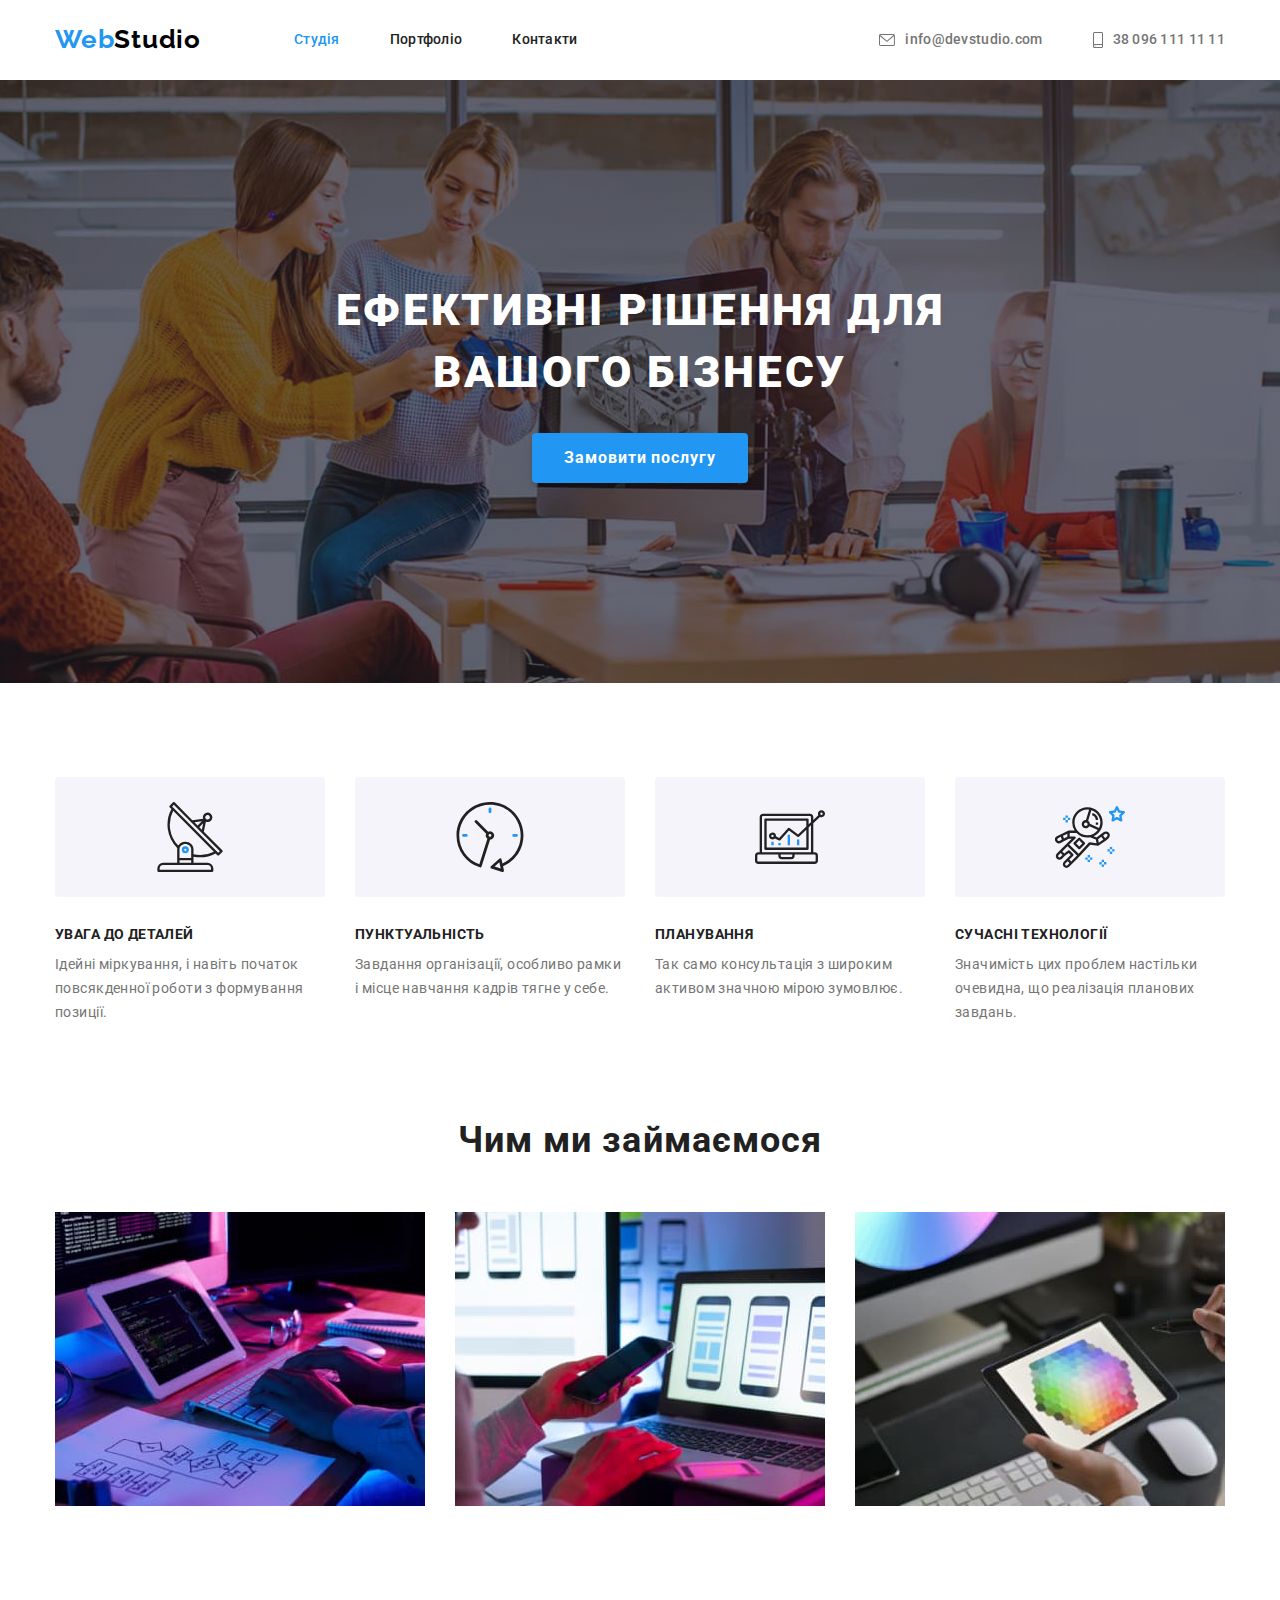
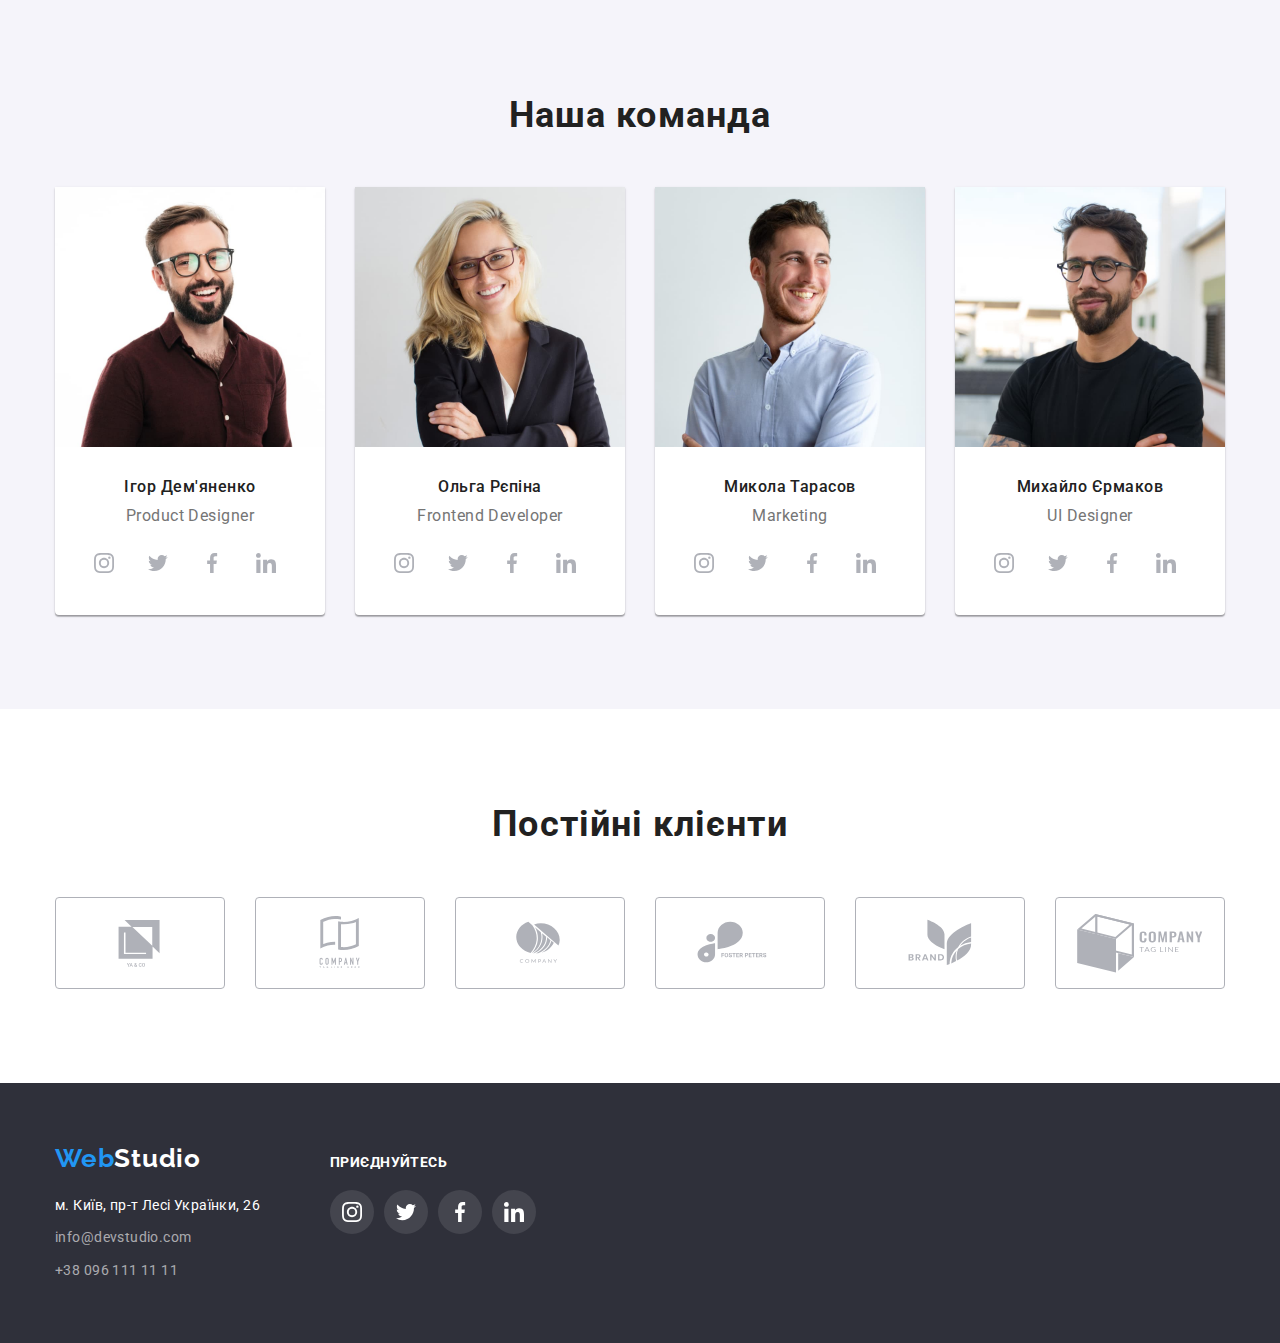
<file: index.html>
<!DOCTYPE html>
<html lang="uk">
  <head>
    <meta charset="UTF-8" />
    <meta http-equiv="X-UA-Compatible" content="IE=edge" />
    <meta name="viewport" content="width=device-width, initial-scale=1.0" />
    <title>WebStudio</title>
    <link
      rel="stylesheet"
      href="https://cdnjs.cloudflare.com/ajax/libs/modern-normalize/1.1.0/modern-normalize.min.css"
    />
    <link rel="stylesheet" href="./css/styles.css" />
    <link rel="preconnect" href="https://fonts.googleapis.com" />
    <link rel="preconnect" href="https://fonts.gstatic.com" crossorigin />
    <link
      href="https://fonts.googleapis.com/css2?family=Raleway:wght@700&family=Roboto:wght@400;500;700;900&display=swap"
      rel="stylesheet"
    />
  </head>
  <body>
    <header>
      <div class="container header">
        <nav class="nav">
          <a class="logo link" href="./index.html"
            ><span class="logo-part" lang="en">Web</span>Studio</a
          >
          <ul class="site-nav list">
            <li><a class="link current" href="./index.html">Студія</a></li>
            <li><a class="link" href="./portfolio.html">Портфоліо</a></li>
            <li><a class="link" href="">Контакти</a></li>
          </ul>
        </nav>
        <ul class="contacts list">
          <li>
            <a class="link contacts" href="mailto:info@devstudio.com">
              <svg class="icon-contacts" width="16" height="12">
                <use href="./images/sprite.svg#icon-envelope"></use>
              </svg>
              info@devstudio.com</a
            >
          </li>
          <li>
            <a class="link contacts" href="tel:+380961111111">
              <svg class="icon-contacts" width="10" height="16">
                <use href="./images/sprite.svg#icon-smartphone"></use>
              </svg>
              38 096 111 11 11</a
            >
          </li>
        </ul>
      </div>
    </header>
    <main>
      <!-- Hero Section -->
      <section class="hero">
        <h1 class="hero-title">Ефективні рішення для вашого бізнесу</h1>
        <button class="hero-btn" type="button">Замовити послугу</button>
      </section>
      <!-- Features Section -->
      <section class="features-section">
        <div class="container">
          <h2 class="visually-hidden">Наші особливості</h2>
          <ul class="features list">
            <li>
              <div class="feature-image">
                <svg width="70" height="70">
                  <use href="./images/sprite.svg#icon-antenna"></use>
                </svg>
              </div>
              <h3 class="features-item">Увага до деталей</h3>
              <p>
                Ідейні міркування, і навіть початок повсякденної роботи з
                формування позиції.
              </p>
            </li>
            <li>
              <div class="feature-image">
                <svg width="70" height="70">
                  <use href="./images/sprite.svg#icon-clock"></use>
                </svg>
              </div>
              <h3 class="features-item">Пунктуальність</h3>
              <p>
                Завдання організації, особливо рамки і місце навчання кадрів
                тягне у себе.
              </p>
            </li>
            <li>
              <div class="feature-image">
                <svg width="70" height="70">
                  <use href="./images/sprite.svg#icon-diagram"></use>
                </svg>
              </div>
              <h3 class="features-item">Планування</h3>
              <p>
                Так само консультація з широким активом значною мірою зумовлює.
              </p>
            </li>
            <li>
              <div class="feature-image">
                <svg width="70" height="70">
                  <use href="./images/sprite.svg#icon-astronaut"></use>
                </svg>
              </div>
              <h3 class="features-item">Сучасні технології</h3>
              <p>
                Значимість цих проблем настільки очевидна, що реалізація
                планових завдань.
              </p>
            </li>
          </ul>
        </div>
      </section>
      <!-- What do we do Section -->
      <section class="work">
        <div class="container">
          <h2 class="work-title">Чим ми займаємося</h2>
          <ul class="work list">
            <li>
              <img
                src="./images/img-1.jpg"
                alt="Ілюстрація розробки сайту"
                width="370"
                height="294"
              />
            </li>
            <li>
              <img
                src="./images/img-2.jpg"
                alt="Ілюстрація розробки додатку"
                width="370"
                height="294"
              />
            </li>
            <li>
              <img
                src="./images/img-3.jpg"
                alt="Ілюстрація розробки дизайну"
                width="370"
                height="294"
              />
            </li>
          </ul>
        </div>
      </section>
      <!-- Our Team Section -->
      <section class="team-section">
        <div class="container">
          <h2 class="team-title">Наша команда</h2>
          <ul class="team list">
            <li>
              <img
                src="./images/ihor.jpg"
                alt="Фото Ігора Дем`яненко"
                width="270"
                height="260"
              />
              <div class="card">
                <h3 class="team-member">Ігор Дем'яненко</h3>
                <p class="team-position" lang="en">Product Designer</p>
                <ul class="list social">
                  <li>
                    <a class="link-social" href="">
                      <svg class="social-svg" width="20" height="20">
                        <use href="./images/sprite.svg#icon-instagram"></use>
                      </svg>
                    </a>
                  </li>
                  <li>
                    <a class="link-social" href="">
                      <svg class="social-svg" width="20" height="20">
                        <use href="./images/sprite.svg#icon-twitter"></use>
                      </svg>
                    </a>
                  </li>
                  <li>
                    <a class="link-social" href="">
                      <svg class="social-svg" width="20" height="20">
                        <use href="./images/sprite.svg#icon-facebook"></use>
                      </svg>
                    </a>
                  </li>
                  <li>
                    <a class="link-social" href="">
                      <svg class="social-svg" width="20" height="20">
                        <use href="./images/sprite.svg#icon-linkedin"></use>
                      </svg>
                    </a>
                  </li>
                </ul>
              </div>
            </li>
            <li>
              <img
                src="./images/olha.jpg"
                alt="Фото Ольги Рєпіної"
                width="270"
                height="260"
              />
              <div class="card">
                <h3 class="team-member">Ольга Рєпіна</h3>
                <p class="team-position" lang="en">Frontend Developer</p>
                <ul class="list social">
                  <li>
                    <a class="link-social" href="">
                      <svg class="social-svg" width="20" height="20">
                        <use href="./images/sprite.svg#icon-instagram"></use>
                      </svg>
                    </a>
                  </li>
                  <li>
                    <a class="link-social" href="">
                      <svg class="social-svg" width="20" height="20">
                        <use href="./images/sprite.svg#icon-twitter"></use>
                      </svg>
                    </a>
                  </li>
                  <li>
                    <a class="link-social" href="">
                      <svg class="social-svg" width="20" height="20">
                        <use href="./images/sprite.svg#icon-facebook"></use>
                      </svg>
                    </a>
                  </li>
                  <li>
                    <a class="link-social" href="">
                      <svg class="social-svg" width="20" height="20">
                        <use href="./images/sprite.svg#icon-linkedin"></use>
                      </svg>
                    </a>
                  </li>
                </ul>
              </div>
            </li>
            <li>
              <img
                src="./images/mykola.jpg"
                alt="Фото Миколи Тарасова"
                width="270"
                height="260"
              />
              <div class="card">
                <h3 class="team-member">Микола Тарасов</h3>
                <p class="team-position" lang="en">Marketing</p>
                <ul class="list social">
                  <li>
                    <a class="link-social" href="">
                      <svg class="social-svg" width="20" height="20">
                        <use href="./images/sprite.svg#icon-instagram"></use>
                      </svg>
                    </a>
                  </li>
                  <li>
                    <a class="link-social" href="">
                      <svg class="social-svg" width="20" height="20">
                        <use href="./images/sprite.svg#icon-twitter"></use>
                      </svg>
                    </a>
                  </li>
                  <li>
                    <a class="link-social" href="">
                      <svg class="social-svg" width="20" height="20">
                        <use href="./images/sprite.svg#icon-facebook"></use>
                      </svg>
                    </a>
                  </li>
                  <li>
                    <a class="link-social" href="">
                      <svg class="social-svg" width="20" height="20">
                        <use href="./images/sprite.svg#icon-linkedin"></use>
                      </svg>
                    </a>
                  </li>
                </ul>
              </div>
            </li>
            <li>
              <img
                src="./images/mykhailo.jpg"
                alt="Фото Михайла Єрмакова"
                width="270"
                height="260"
              />
              <div class="card">
                <h3 class="team-member">Михайло Єрмаков</h3>
                <p class="team-position" lang="en">UI Designer</p>
                <ul class="list social">
                  <li>
                    <a class="link-social" href="">
                      <svg class="social-svg" width="20" height="20">
                        <use href="./images/sprite.svg#icon-instagram"></use>
                      </svg>
                    </a>
                  </li>
                  <li>
                    <a class="link-social" href="">
                      <svg class="social-svg" width="20" height="20">
                        <use href="./images/sprite.svg#icon-twitter"></use>
                      </svg>
                    </a>
                  </li>
                  <li>
                    <a class="link-social" href="">
                      <svg class="social-svg" width="20" height="20">
                        <use href="./images/sprite.svg#icon-facebook"></use>
                      </svg>
                    </a>
                  </li>
                  <li>
                    <a class="link-social" href="">
                      <svg class="social-svg" width="20" height="20">
                        <use href="./images/sprite.svg#icon-linkedin"></use>
                      </svg>
                    </a>
                  </li>
                </ul>
              </div>
            </li>
          </ul>
        </div>
      </section>
      <!-- Our Clients -->
      <section class="clients-section">
        <div class="container">
          <h2 class="clients-title">Постійні клієнти</h2>
          <ul class="clients list">
            <li><a class="clients-link" href=""> <svg class="clients-svg" width="106" height="60"><use href="./images/sprite.svg#icon-logo1"></use></svg></a></li>
            <li><a class="clients-link" href=""> <svg class="clients-svg" width="106" height="60">
                  <use href="./images/sprite.svg#icon-logo2"></use>
                </svg></a></li>
            <li><a class="clients-link" href=""> <svg class="clients-svg" width="106" height="60">
                  <use href="./images/sprite.svg#icon-logo3"></use>
                </svg></a></li>
            <li><a class="clients-link" href=""> <svg class="clients-svg" width="106" height="60">
                  <use href="./images/sprite.svg#icon-logo4"></use>
                </svg></a></li>
            <li><a class="clients-link" href=""> <svg class="clients-svg" width="106" height="60">
                  <use href="./images/sprite.svg#icon-logo5"></use>
                </svg></a></li>
            <li><a class="clients-link" href=""> <svg class="clients-svg" width="106" height="60">
                  <use href="./images/sprite.svg#icon-logo6"></use>
                 </svg></a></li>
          </ul>
        </div>
      </section>
    </main>
    <!-- Footer -->
    <footer class="footer">
      <div class="container footer-flex">
        <div class="additional-footer">
        <a class="footer-logo link" href="./index.html">
          <span class="footer-logo-part" lang="en">Web</span>Studio</a
        >
        <address>
          <ul class="list">
            <li class="address">
              <a
                class="address-item link address"
                href="https://goo.gl/maps/kDSUidQcf3W3x1u66"
                target="_blank"
                rel="noopener noreferrer"
                >м. Київ, пр-т Лесі Українки, 26</a
              >
            </li>
            <li  class="address">
              <a class="address-item link" href="mailto:info@devstudio.com"
                >info@devstudio.com</a
              >
            </li>
            <li>
              <a class="address-item link" href="tel:+380961111111"
                >+38 096 111 11 11</a
              >
            </li>
          </ul>
          </div>
        </address>
        <div>
        <p class="footer-title">Приєднуйтесь</p>
        <ul class="list social">
          <li class="footer-social">
            <a href="">
              <svg width="20" height="20">
                <use href="./images/sprite.svg#icon-instagram-white" ></use>
              </svg>
            </a>
          </li>
          <li class="footer-social">
            <a href="">
              <svg width="20" height="20">
                <use href="./images/sprite.svg#icon-twitter-white"></use>
              </svg>
            </a>
          </li>
          <li class="footer-social">
            <a href="">
              <svg width="20" height="20">
                <use href="./images/sprite.svg#icon-facebook-white"></use>
              </svg>
            </a>
          </li>
          <li class="footer-social">
            <a href="">
              <svg width="20" height="20">
                <use href="./images/sprite.svg#icon-linkedin-white"></use>
              </svg>
            </a>
          </li>
        </ul>
        </div>
      </div>
    </footer>
  </body>
</html>
</file>
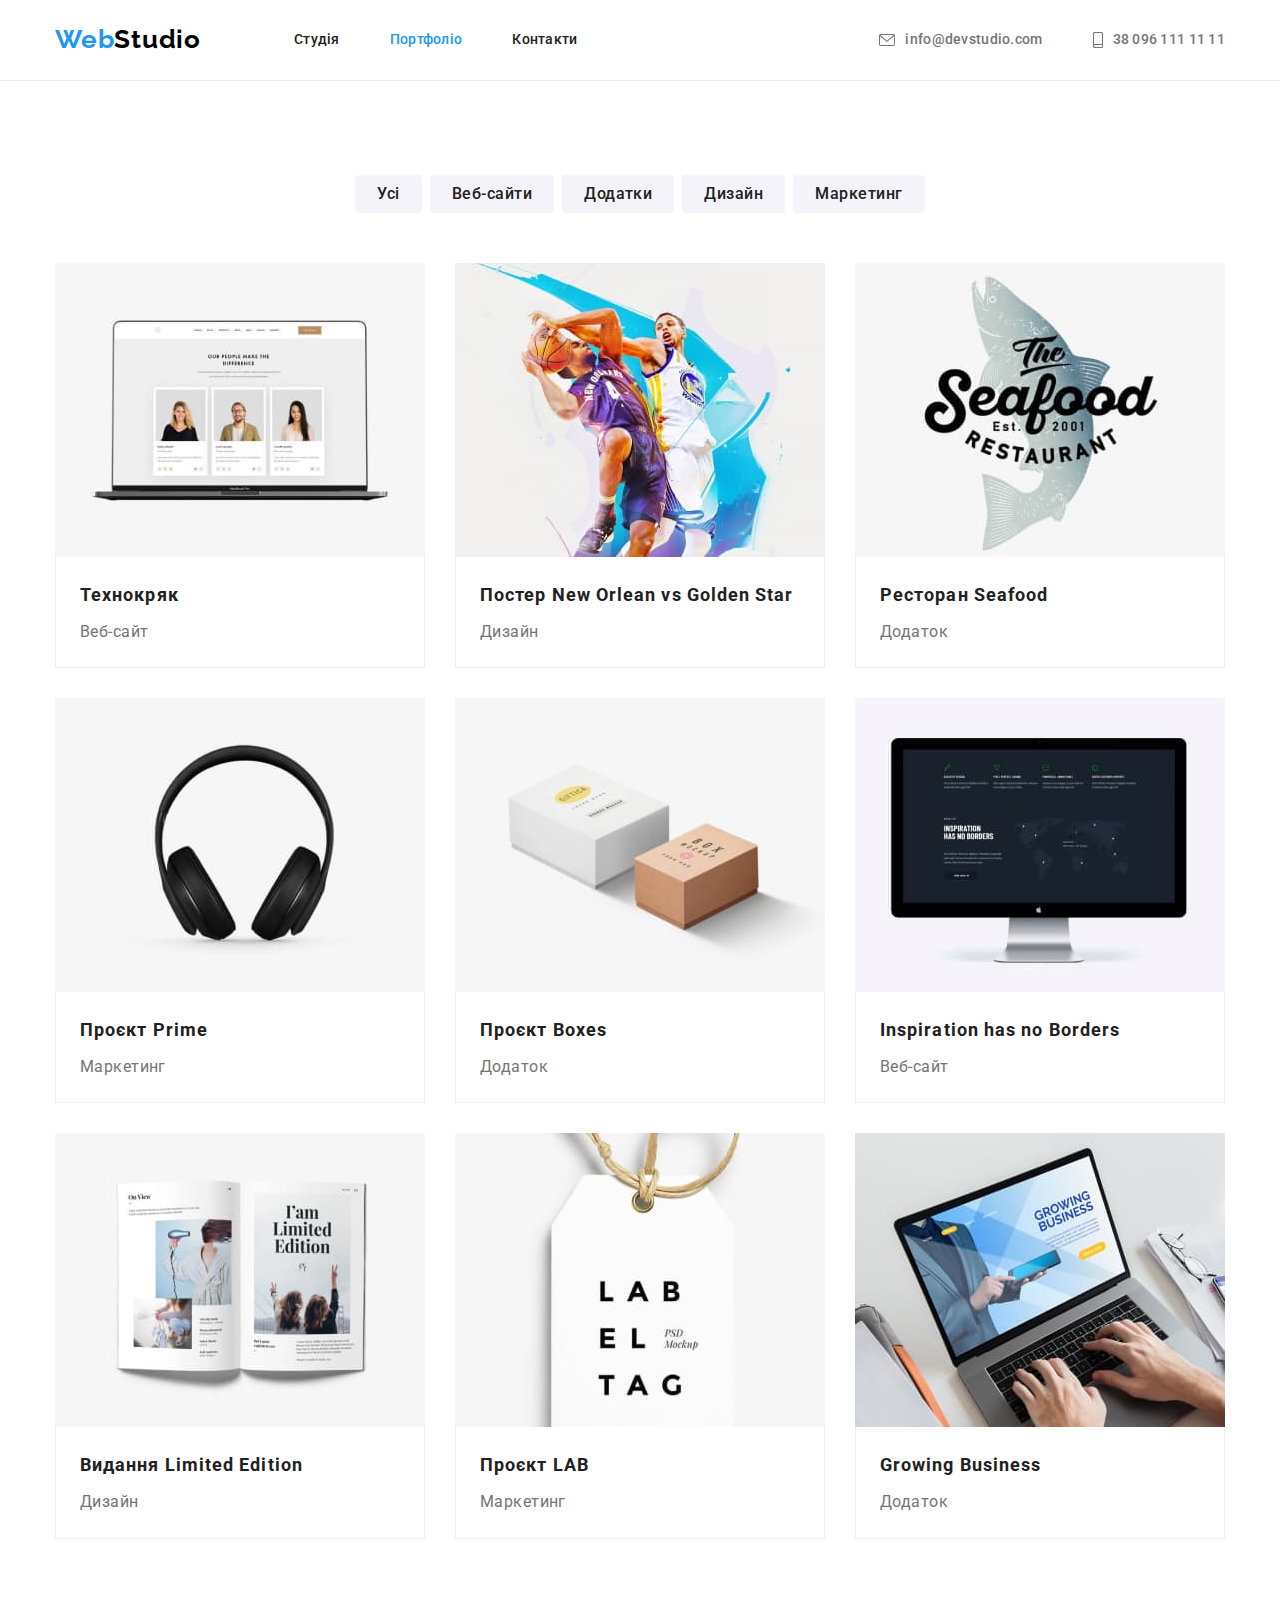
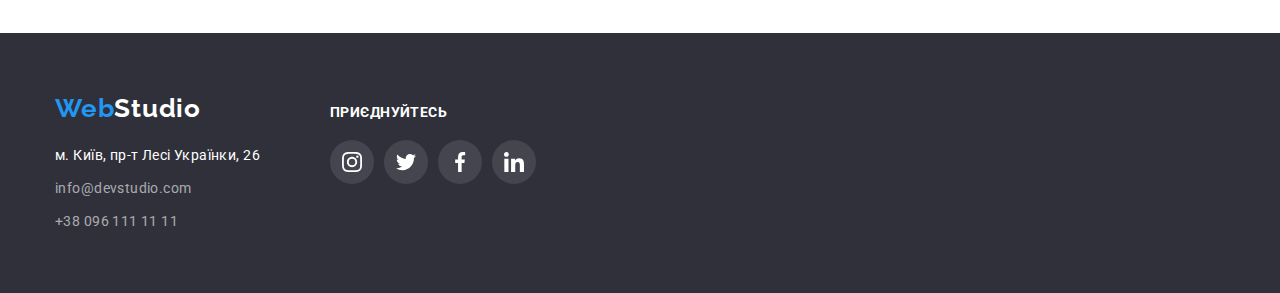
<file: portfolio.html>
<!DOCTYPE html>
<html lang="uk">
  <head>
    <meta charset="UTF-8" />
    <meta http-equiv="X-UA-Compatible" content="IE=edge" />
    <meta name="viewport" content="width=device-width, initial-scale=1.0" />
    <title>WebStudio</title>
    <link
      rel="stylesheet"
      href="https://cdnjs.cloudflare.com/ajax/libs/modern-normalize/1.1.0/modern-normalize.min.css"
    />
    <link rel="stylesheet" href="./css/styles.css" />
    <link rel="preconnect" href="https://fonts.googleapis.com" />
    <link rel="preconnect" href="https://fonts.gstatic.com" crossorigin />
    <link
      href="https://fonts.googleapis.com/css2?family=Raleway:wght@700&family=Roboto:wght@400;500;700;900&display=swap"
      rel="stylesheet"
    />
  </head>

  <body>
    <header class="portfolio-header">
      <div class="container header">
        <nav class="nav">
          <a class="logo link" href="./index.html"
            ><span class="logo-part" lang="en">Web</span>Studio</a
          >
          <ul class="site-nav list">
            <li><a class="link" href="./index.html">Студія</a></li>
            <li>
              <a class="link current" href="./portfolio.html">Портфоліо</a>
            </li>
            <li><a class="link" href="">Контакти</a></li>
          </ul>
        </nav>
        <ul class="contacts list">
          <li>
            <a class="link contacts" href="mailto:info@devstudio.com">
              <svg class="icon-contacts" width="16" height="12">
                <use href="./images/sprite.svg#icon-envelope"></use>
              </svg>
              info@devstudio.com</a>
          </li>
          <li>
            <a class="link contacts" href="tel:+380961111111">
              <svg class="icon-contacts" width="10" height="16">
                <use href="./images/sprite.svg#icon-smartphone"></use>
              </svg>
              38 096 111 11 11</a>
          </li>
        </ul>
      </div>
    </header>
    <main>
      <section class="projects-section">
        <div class="container">
          <h1 class="visually-hidden">Наші роботи</h1>
          <ul class="filter list">
            <li><button class="filter-btn" type="button">Усі</button></li>
            <li><button class="filter-btn" type="button">Веб-сайти</button></li>
            <li><button class="filter-btn" type="button">Додатки</button></li>
            <li><button class="filter-btn" type="button">Дизайн</button></li>
            <li><button class="filter-btn" type="button">Маркетинг</button></li>
          </ul>

          <ul class="projects list">
            <li>
              <a class="link" href="">
                <img
                  src="./images/img1.jpg"
                  alt="Веб-сайт Технокряк"
                  width="370"
                  height="294"
                />
                <div class="portfolio-card">
                  <h2 class="projects-title">Технокряк</h2>
                  <p class="projects-text">Веб-сайт</p>
                </div>
              </a>
            </li>
            <li>
              <a class="link" href="">
                <img
                  src="./images/img2.jpg"
                  alt="Постер"
                  width="370"
                  height="294"
                />
                <div class="portfolio-card">
                  <h2 class="projects-title">
                    Постер New Orlean vs Golden Star
                  </h2>
                  <p class="projects-text">Дизайн</p>
                </div>
              </a>
            </li>
            <li>
              <a class="link" href="">
                <img
                  src="./images/img3.jpg"
                  alt="Додаток Ресторан Seafood"
                  width="370"
                  height="294"
                />
                <div class="portfolio-card">
                  <h2 class="projects-title">Ресторан Seafood</h2>
                  <p class="projects-text">Додаток</p>
                </div>
              </a>
            </li>
            <li>
              <a class="link" href="">
                <img
                  src="./images/img4.jpg"
                  alt="Проєкт Prime"
                  width="370"
                  height="294"
                />
                <div class="portfolio-card">
                  <h2 class="projects-title">Проєкт Prime</h2>
                  <p class="projects-text">Маркетинг</p>
                </div>
              </a>
            </li>
            <li>
              <a class="link" href="">
                <img
                  src="./images/img5.jpg"
                  alt="Додаток Boxes"
                  width="370"
                  height="294"
                />
                <div class="portfolio-card">
                  <h2 class="projects-title">Проєкт Boxes</h2>
                  <p class="projects-text">Додаток</p>
                </div>
              </a>
            </li>
            <li>
              <a class="link" href="">
                <img
                  src="./images/img6.jpg"
                  alt="Веб-сайт Inspiration has no Borders"
                  width="370"
                  height="294"
                />
                <div class="portfolio-card">
                  <h2 class="projects-title" lang="en">
                    Inspiration has no Borders
                  </h2>
                  <p class="projects-text">Веб-сайт</p>
                </div>
              </a>
            </li>
            <li>
              <a class="link" href="">
                <img
                  src="./images/img7.jpg"
                  alt="Дизайн видання Limited Edition "
                  width="370"
                  height="294"
                />
                <div class="portfolio-card">
                  <h2 class="projects-title">Видання Limited Edition</h2>
                  <p class="projects-text">Дизайн</p>
                </div>
              </a>
            </li>
            <li>
              <a class="link" href="">
                <img
                  src="./images/img8.jpg"
                  alt="Проєкт LAB"
                  width="370"
                  height="294"
                />
                <div class="portfolio-card">
                  <h2 class="projects-title">Проєкт LAB</h2>
                  <p class="projects-text">Маркетинг</p>
                </div>
              </a>
            </li>
            <li>
              <a class="link" href="">
                <img
                  src="./images/img9.jpg"
                  alt="Додаток Growing Business"
                  width="370"
                  height="294"
                />
                <div class="portfolio-card">
                  <h2 class="projects-title" lang="en">Growing Business</h2>
                  <p class="projects-text">Додаток</p>
                </div>
              </a>
            </li>
          </ul>
        </div>
      </section>
    </main>
  <footer class="footer">
    <div class="container footer-flex">
      <div class="additional-footer">
        <a class="footer-logo link" href="./index.html">
          <span class="footer-logo-part" lang="en">Web</span>Studio</a>
        <address>
          <ul class="list">
            <li class="address">
              <a class="address-item link address" href="https://goo.gl/maps/kDSUidQcf3W3x1u66" target="_blank"
                rel="noopener noreferrer">м. Київ, пр-т Лесі Українки, 26</a>
            </li>
            <li class="address">
              <a class="address-item link" href="mailto:info@devstudio.com">info@devstudio.com</a>
            </li>
            <li>
              <a class="address-item link" href="tel:+380961111111">+38 096 111 11 11</a>
            </li>
          </ul>
      </div>
      </address>
      <div>
        <h2 class="footer-title">Приєднуйтесь</h2>
        <ul class="list social">
          <li class="footer-social">
            <a href="">
              <svg width="20" height="20">
                <use href="./images/sprite.svg#icon-instagram-white"></use>
              </svg>
            </a>
          </li>
          <li class="footer-social">
            <a href="">
              <svg width="20" height="20">
                <use href="./images/sprite.svg#icon-twitter-white"></use>
              </svg>
            </a>
          </li>
          <li class="footer-social">
            <a href="">
              <svg width="20" height="20">
                <use href="./images/sprite.svg#icon-facebook-white"></use>
              </svg>
            </a>
          </li>
          <li class="footer-social">
            <a href="">
              <svg width="20" height="20">
                <use href="./images/sprite.svg#icon-linkedin-white"></use>
              </svg>
            </a>
          </li>
        </ul>
      </div>
    </div>
  </footer>
  </body>
</html>
</file>
<file: css/styles.css>
:root {
  --primary-text-color: #757575;
  --accent-color: #2196f3;
  --secondary-text-color: #212121;
  --hero-title-color: #ffffff;
  --primary-background-color: #f5f5f5;
  --secondary-background-color: #f5f4fa;
  --hero-background-color: #2f303a;
  --logo-color: #000000;
  --hero-btn-hover: #188ce8;
  --address-color: rgba(255, 255, 255, 0.6);
  --header-border-color: #ececec;
  --social-link-color: #afb1b8;
}

body {
  font-family: "Roboto", sans-serif;
  font-size: 14px;
  line-height: 1.7;
  letter-spacing: 0.03em;
  color: var(--primary-text-color);
  background-color: var(--hero-title-color);
}

.list {
  list-style: none;
}

.link {
  text-decoration: none;
}

.hero-btn,
.filter-btn {
  cursor: pointer;
  font-family: inherit;
}

h1,
h2,
h3,
h4,
h5,
h6,
p,
ul {
  padding: 0;
  margin: 0;
}

img {
  display: block;
}

/* Main Page */
/* Header */

.container {
  width: 1200px;
  padding-left: 15px;
  padding-right: 15px;
  margin-left: auto;
  margin-right: auto;
}

.container.header {
  display: flex;
  align-items: center;
}

.logo {
  font-family: "Raleway", sans-serif;
  font-weight: 700;
  font-size: 26px;
  line-height: 1.2;
  letter-spacing: 0.03em;
  color: var(--logo-color);
}

.logo-part {
  color: var(--accent-color);
}

.nav,
.site-nav,
.contacts,
.nav .logo {
  display: flex;
}

.nav .logo {
  align-items: center;
  margin-right: 93px;
}

.site-nav li {
  margin-right: 50px;
}

.site-nav li:last-child {
  margin-right: 0%;
}

.site-nav .link {
  font-weight: 500;
  font-size: 14px;
  line-height: 1.14;
  letter-spacing: 0.02em;
  color: var(--secondary-text-color);
  display: block;
  padding-top: 32px;
  padding-bottom: 32px;
}

.site-nav .link:hover,
.site-nav .link:focus {
  color: var(--accent-color);
}

.site-nav .link.current {
  color: var(--accent-color);
}

.contacts .link {
  font-weight: 500;
  font-size: 14px;
  line-height: 1.14;
  letter-spacing: 0.02em;
  color: var(--primary-text-color);
}

.contacts .link:hover,
.contacts .link:focus {
  color: var(--accent-color);
}

.contacts {
  margin-left: auto;
}

.contacts li {
  margin-right: 50px;
}

.contacts li:last-child {
  margin-right: 0%;
}

.icon-contacts {
  fill: currentColor;
  margin-right: 10px;
}

.link.contacts {
  display: flex;
  align-items: center;
}

/* Hero */

.hero {
  background-color: var(--hero-background-color);
  max-width: 1600px;
  min-height: 600px;
  margin-right: auto;
  margin-left: auto;
  background-image: linear-gradient(
      to right,
      rgba(47, 48, 58, 0.4),
      rgba(47, 48, 58, 0.4)
    ),
    url(../images/hero.jpg);
  background-repeat: no-repeat;
  background-position: center;
  background-size: cover;
  text-align: center;
  padding-top: 200px;
  padding-bottom: 200px;
}

.hero-title {
  font-weight: 900;
  font-size: 44px;
  line-height: 1.4;
  letter-spacing: 0.06em;
  text-transform: uppercase;
  color: var(--hero-title-color);
  margin-bottom: 30px;
  width: 696px;
  margin-right: auto;
  margin-left: auto;
}

.hero-btn {
  font-weight: 700;
  font-style: inherit;
  font-size: 16px;
  line-height: 1.88;
  letter-spacing: 0.06em;
  text-align: center;
  color: var(--hero-title-color);
  background-color: var(--accent-color);
  padding: 10px 32px;
  border: none;
  box-shadow: 0px 4px 4px rgba(0, 0, 0, 0.15);
  border-radius: 4px;
}

.hero-btn:hover,
.hero-btn:focus {
  color: var(--hero-title-color);
  background-color: var(--hero-btn-hover);
}

/* Features */

.visually-hidden {
  position: absolute;
  white-space: nowrap;
  width: 1px;
  height: 1px;
  overflow: hidden;
  border: 0;
  padding: 0;
  clip: rect(0 0 0 0);
  clip-path: inset(50%);
  margin: -1px;
}

.features-section {
  padding-top: 94px;
  padding-bottom: 47px;
}

.feature-image {
  width: 270px;
  height: 120px;
  display: flex;
  align-items: center;
  justify-content: center;
  margin-bottom: 30px;
  margin-right: 0;
  background-color: var(--secondary-background-color);
  border-radius: 4px;
}

.features li {
  margin-right: 30px;
}

.features li:last-child {
  margin-right: 0;
}

.features.list {
  display: flex;
}

.features-item {
  font-weight: 700;
  font-size: 14px;
  line-height: 1.14;
  letter-spacing: 0.03em;
  text-transform: uppercase;
  color: var(--secondary-text-color);
  margin-bottom: 10px;
}

/* What do we do */

.work {
  padding-top: 47px;
  padding-bottom: 94px;
}

.work-title {
  font-weight: 700;
  font-size: 36px;
  line-height: 1.2;
  text-align: center;
  letter-spacing: 0.03em;
  color: var(--secondary-text-color);
  margin-bottom: 50px;
}

.work .list {
  display: flex;
  gap: 30px;
  padding: 0;
}

/* Our Team */

.team-section {
  background-color: var(--secondary-background-color);
  padding-top: 94px;
  padding-bottom: 94px;
}

.team.list {
  display: flex;
  gap: 30px;
}

.team.list > li {
  background-color: var(--hero-title-color);
  box-shadow: 0px 1px 3px rgba(0, 0, 0, 0.12), 0px 1px 1px rgba(0, 0, 0, 0.14),
    0px 2px 1px rgba(0, 0, 0, 0.2);
  border-radius: 0px 0px 4px 4px;
}

.card {
  padding-bottom: 30px;
  padding-top: 30px;
  text-align: center;
}

.team-title {
  font-weight: 700;
  font-size: 36px;
  line-height: 1.2;
  text-align: center;
  letter-spacing: 0.03em;
  color: var(--secondary-text-color);
  margin-bottom: 50px;
}

.team-member {
  font-weight: 500;
  font-size: 16px;
  line-height: 1.2;
  letter-spacing: 0.03em;
  color: var(--secondary-text-color);
  margin-bottom: 10px;
}

.team-position {
  font-size: 16px;
  line-height: 1.2;
  letter-spacing: 0.03em;
  color: var(--primary-text-color);
  margin-bottom: 16px;
}

.link-social {
  width: 44px;
  height: 44px;
  display: flex;
  align-items: center;
  justify-content: center;
  border-radius: 50%;
  fill: var(--social-link-color);
}

.link-social:hover,
.link-social:focus {
  background-color: var(--accent-color);
  fill: var(--hero-title-color);
}

.list.social {
  display: flex;
  justify-content: center;
}

.list.social li {
  width: 44px;
  height: 44px;
  margin-right: 10px;
  border-radius: 50%;
}

/* Clients */

.clients-section {
  padding-top: 94px;
  padding-bottom: 94px;
}

.clients-title {
  font-weight: 700;
  font-size: 36px;
  line-height: 1.2;
  text-align: center;
  letter-spacing: 0.03em;
  color: var(--secondary-text-color);
  margin-bottom: 50px;
}

.clients.list {
  display: flex;
  justify-content: space-between;
}

.clients.list li {
  width: 170px;
  height: 92px;
  /* border: 1px solid var(--social-link-color);
  border-radius: 4px; */
}

.clients-link {
  width: 170px;
  height: 92px;
  display: flex;
  justify-content: center;
  align-items: center;
  border: 1px solid var(--social-link-color);
  border-radius: 4px;
  fill: var(--social-link-color);
}

.clients-svg:hover,
.clients-svg:focus {
  fill: var(--accent-color);
}

.clients-link:hover,
.clients-link:focus {
  border: 1px solid var(--accent-color);
  fill: var(--accent-color);
}

/* Footer Main Page*/

.footer-flex {
  display: flex;
  align-items: baseline;
}

.footer {
  background-color: var(--hero-background-color);
  padding-top: 60px;
  padding-bottom: 60px;
}

.footer-logo {
  font-family: "Raleway", sans-serif;
  font-weight: 700;
  font-size: 26px;
  line-height: 1.2;
  letter-spacing: 0.03em;
  color: var(--hero-title-color);
  display: block;
  margin-bottom: 20px;
}

.footer-logo-part {
  color: var(--accent-color);
}

.footer .address {
  margin-bottom: 9px;
}

.address-item {
  font-style: normal;
  font-size: 14px;
  line-height: 1.7;
  letter-spacing: 0.03em;
  color: var(--address-color);
}

.address-item.link:hover,
.address-item.link:focus {
  color: var(--accent-color);
}

.address {
  color: var(--hero-title-color);
}

.additional-footer {
  margin-right: 70px;
}

.footer-title {
  font-weight: 700;
  font-size: 14px;
  line-height: 16px;
  letter-spacing: 0.03em;
  text-transform: uppercase;
  color: var(--hero-title-color);
  margin-bottom: 20px;
}

.footer-social {
  background-color: rgba(255, 255, 255, 0.1);
}

.footer-social a {
  width: 44px;
  height: 44px;
  display: flex;
  align-items: center;
  justify-content: center;
  border-radius: 50%;
}

.footer-social a:hover,
.footer-social a:focus {
  background-color: var(--accent-color);
}

/* Portfolio Page */

/* Header */

.portfolio-header {
  border-bottom: 1px solid var(--header-border-color);
}

/* Our Projects */

.projects-section {
  padding-top: 94px;
  padding-bottom: 94px;
}

.filter.list {
  display: flex;
  justify-content: center;
  margin-bottom: 50px;
}

.filter.list li {
  margin-right: 8px;
}

.filter.list li:last-child {
  margin-right: 0;
}

.filter-btn {
  font-weight: 500;
  font-size: 16px;
  line-height: 1.6;
  letter-spacing: 0.03em;
  color: var(--secondary-text-color);
  background-color: var(--secondary-background-color);
  border: none;
  border-radius: 4px;
  padding: 6px 22px;
}

.filter-btn:hover,
.filter-btn:focus {
  color: var(--hero-title-color);
  background-color: var(--accent-color);
  box-shadow: 0px 3px 1px rgba(0, 0, 0, 0.1), 0px 1px 2px rgba(0, 0, 0, 0.08),
    0px 2px 2px rgba(0, 0, 0, 0.12);
}

.projects.list {
  display: flex;
  flex-wrap: wrap;
}

.projects li {
  width: 370px;
  margin-right: 30px;
  margin-bottom: 30px;
}

.projects li:nth-child(3n) {
  margin-right: 0;
}

.projects li:nth-last-child(-n + 3) {
  margin-bottom: 0;
}

.portfolio-card {
  padding: 20px 24px;
  border-bottom: 1px solid #eeeeee;
  border-right: 1px solid #eeeeee;
  border-left: 1px solid #eeeeee;
}

.projects-title {
  font-weight: 700;
  font-size: 18px;
  line-height: 2;
  letter-spacing: 0.06em;
  color: var(--secondary-text-color);
  margin-bottom: 4px;
}

.projects-text {
  font-size: 16px;
  line-height: 1.9;
}

.projects .link {
  color: var(--primary-text-color);
  display: block;
}

.projects .link:hover,
.projects .link:focus {
  box-shadow: 0px 1px 1px rgba(0, 0, 0, 0.12), 0px 4px 4px rgba(0, 0, 0, 0.06),
    1px 4px 6px rgba(0, 0, 0, 0.16);
}

/* Footer Portolio */

/* repeats styles of main page footer */
</file>
